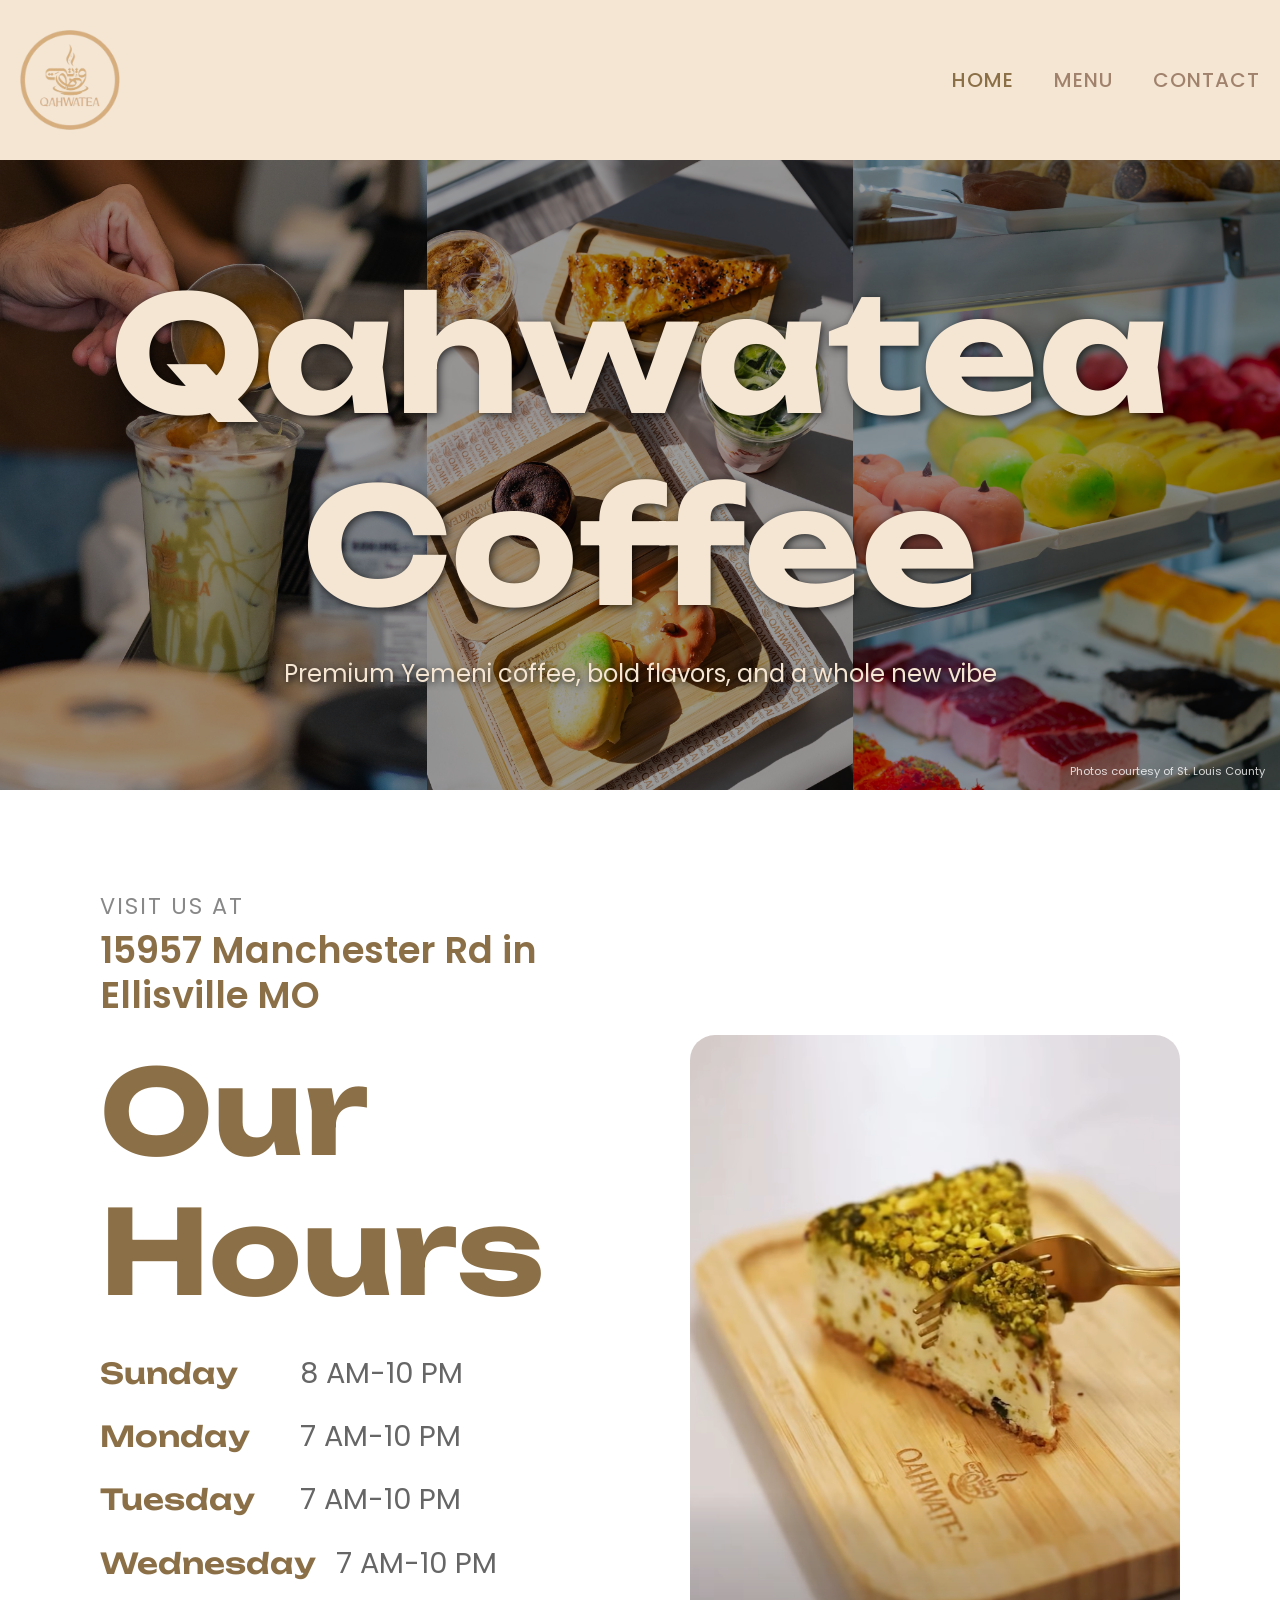
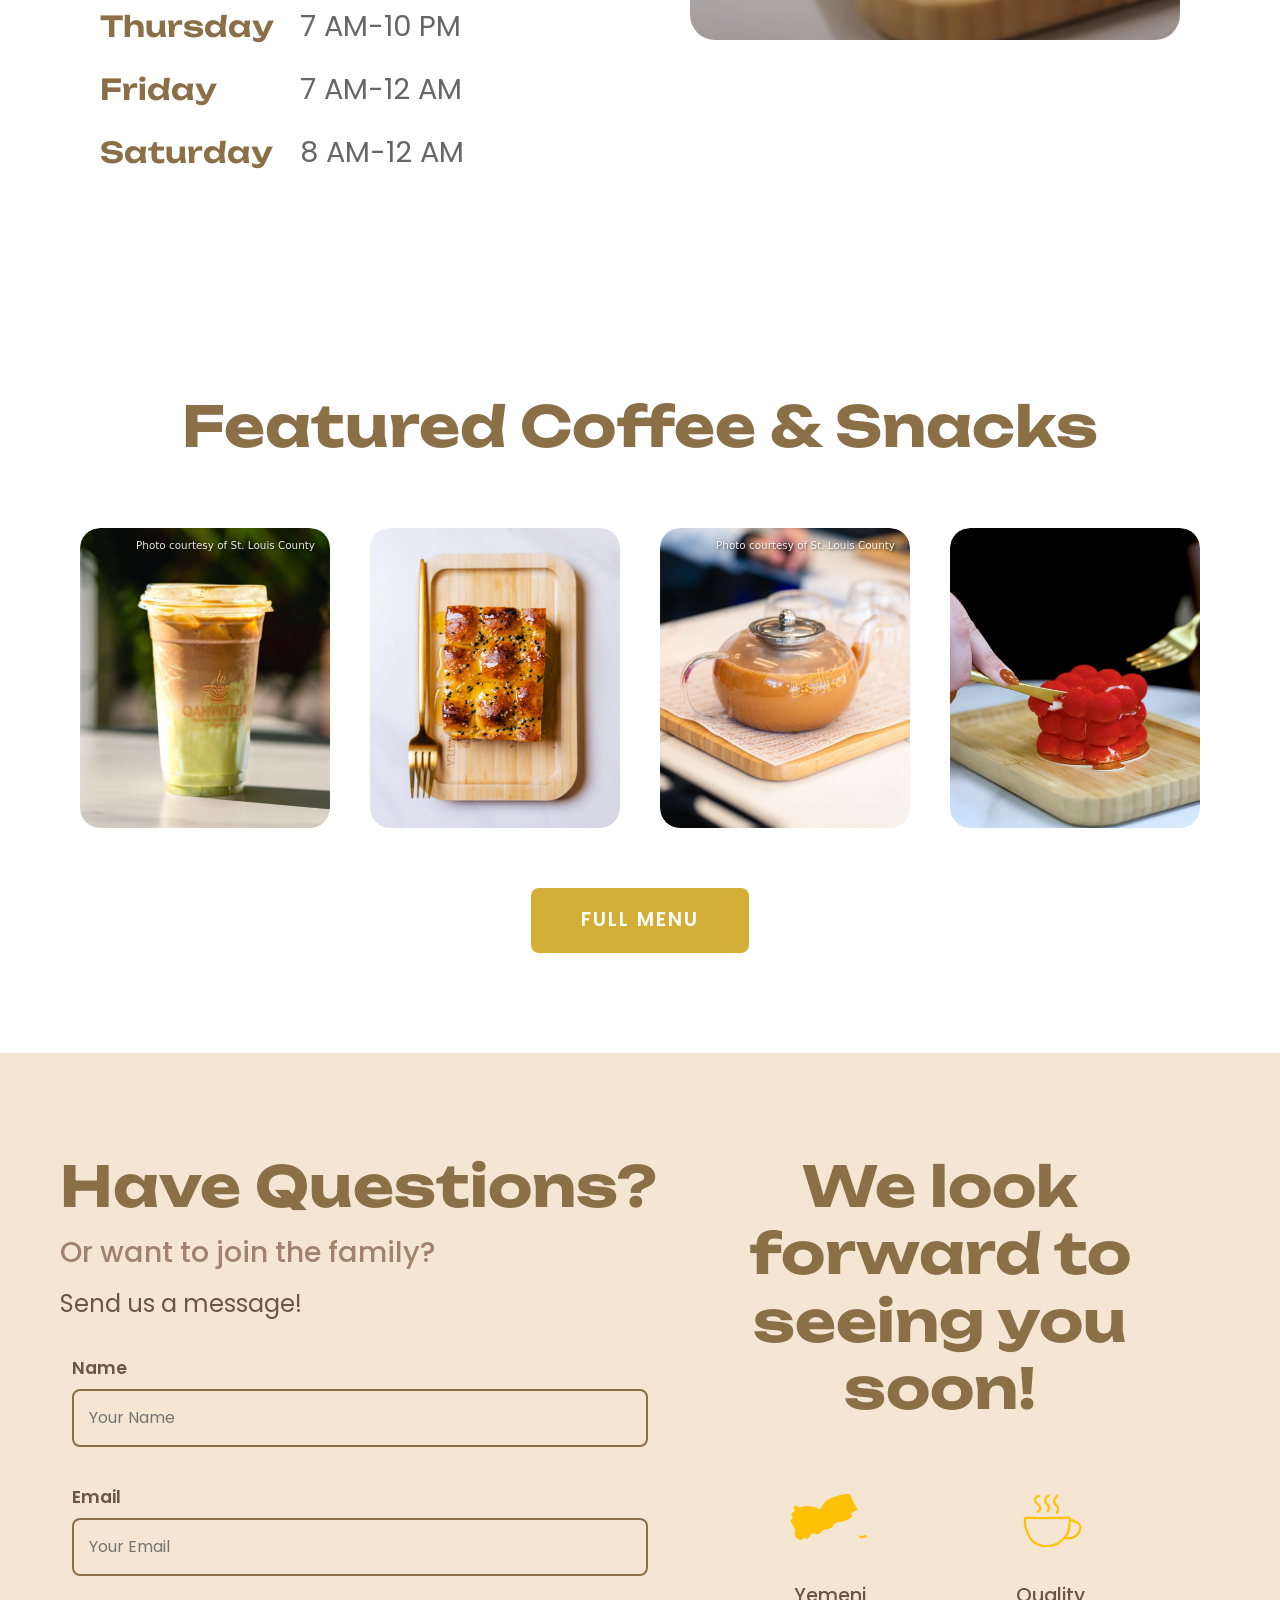
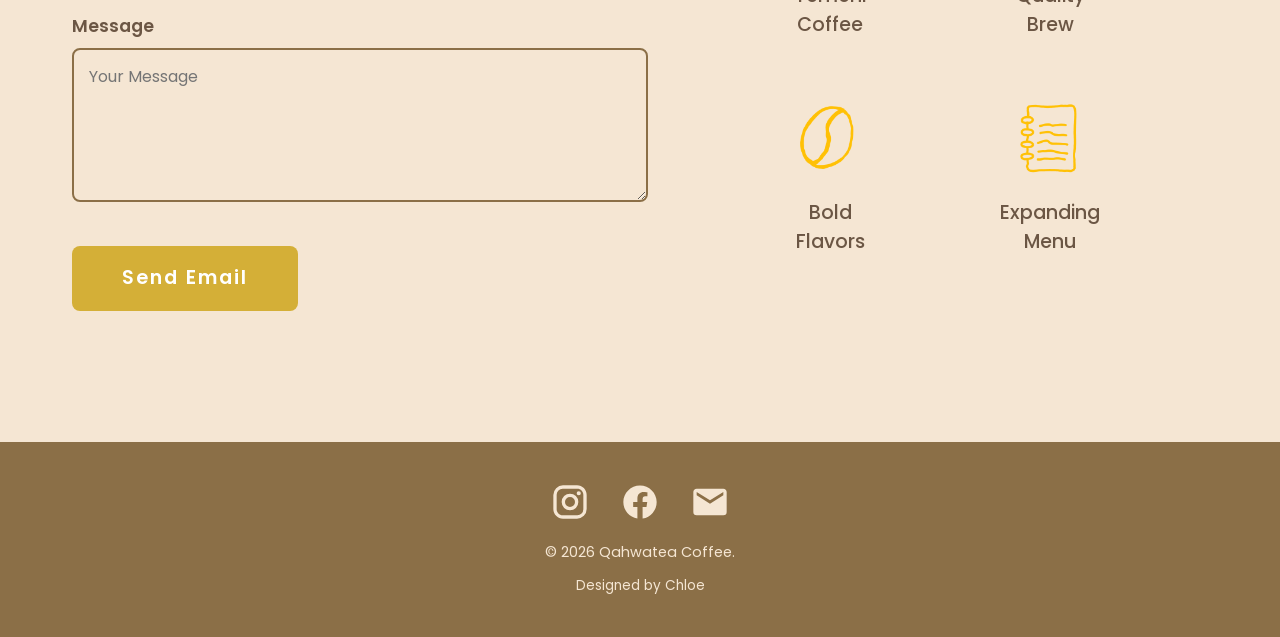
<file: docs/index.html>
<!DOCTYPE html>
<html lang="en">

<head>
    <meta charset="UTF-8">
    <meta name="viewport" content="width=device-width, initial-scale=1.0">
    <meta http-equiv="X-UA-Compatible" content="ie=edge">
    <title>Qahwatea Coffee</title>
    <meta name="description" content="qahwatea coffee website">
    <link href="https://cdn.jsdelivr.net/npm/bootstrap@5.3.8/dist/css/bootstrap.min.css" rel="stylesheet"
        integrity="sha384-sRIl4kxILFvY47J16cr9ZwB07vP4J8+LH7qKQnuqkuIAvNWLzeN8tE5YBujZqJLB" crossorigin="anonymous">
    <link rel="stylesheet" href="css/main.css">
    <link rel="icon" type="image/png" href="img/coffee-logo-image.png">
    <link rel="preconnect" href="https://fonts.googleapis.com">
    <link rel="preconnect" href="https://fonts.gstatic.com" crossorigin>
    <link
        href="https://fonts.googleapis.com/css2?family=Poppins:ital,wght@0,100;0,200;0,300;0,400;0,500;0,600;0,700;0,800;0,900;1,100;1,200;1,300;1,400;1,500;1,600;1,700;1,800;1,900&family=Unbounded:wght@200..900&display=swap"
        rel="stylesheet">
</head>

<body>
    <header>
        <div class="header-container">
            <div class="header-content">
                <!-- LOGO -->
                <div class="site-logo"><a href="https://chloeschm.github.io/qahwatea-coffee/" class="custom-logo-link"
                        rel="home" aria-current="page"><img src="img/coffee-logo-image.png" class="custom-logo"
                            alt="Qahwatea Coffee" decoding="async">
                    </a>
                </div>
                <!-- NAVIGATION MENU -->
                <nav class="navigation-content">
                    <ul class="main-navigation">
                        <li><a href="index.html" class="current">Home</a></li>
                        <li><a href="pages/menu.html">Menu</a></li>
                        <li><a href="pages/contact.html">Contact</a></li>
                    </ul>
                </nav>
            </div>
        </div>
    </header>

    <!-- NAME & IMAGE -->
    <section class="image-banner">
        <div class="banner-image">
            <img src="img/coffee-1.jpg" alt="Matcha">
        </div>
        <div class="banner-image">
            <img src="img/pastry-2.jpg" alt="Pastry & Coffee">
        </div>
        <div class="banner-image">
            <img src="img/pastry-1.jpg" alt="Pastries">
        </div>

        <div class="banner-overlay">
            <div class="banner-text">
                <h1>Qahwatea Coffee</h1>
                <p class="slogan">Premium Yemeni coffee, bold flavors, and a whole new vibe</p>
            </div>
            <p class="photo-credit">Photos courtesy of St. Louis County</p>
        </div>
    </section>

    <!-- HOURS -->
    <section class="hours-block">
        <div class="hours-content">
            <p class="visit-text">Visit us at</p>
            <p class="address">15957 Manchester Rd in Ellisville MO</p>
            <h2>Our Hours</h2>
            <ul class="hours-list">
                <li><span class="day">Sunday</span><span class="time">8 AM-10 PM</span></li>
                <li><span class="day">Monday</span><span class="time">7 AM-10 PM</span></li>
                <li><span class="day">Tuesday</span><span class="time">7 AM-10 PM</span></li>
                <li><span class="day">Wednesday</span><span class="time">7 AM-10 PM</span></li>
                <li><span class="day">Thursday</span><span class="time">7 AM-10 PM</span></li>
                <li><span class="day">Friday</span><span class="time">7 AM-12 AM</span></li>
                <li><span class="day">Saturday</span><span class="time">8 AM-12 AM</span></li>
            </ul>
        </div>
        <div class="hours-image">
            <img src="img/hours-image.png" alt="Qahwatea Coffee">
        </div>
    </section>

    <!-- FEATURED SECTION -->
    <section class="features-block">
        <section class="features-content">
            <p class="featured-text">Featured Coffee & Snacks</p>
            <div class="features-gallery">
                <div class="featured-item">
                    <img src="img/featured-coffee-1.jpg" alt="Featured Coffee 1">
                    <p class="feature-caption">Pistachio Latte</p>
                    <p class="photo-credit-feat">Photo courtesy of St. Louis County</p>
                </div>
                <div class="featured-item">
                    <img src="img/featured-snack-1.jpg" alt="Featured Snack 1">
                    <p class="feature-caption">Honeycomb Bread</p>
                </div>
                <div class="featured-item">
                    <img src="img/featured-coffee-2.jpg" alt="Featured Coffee 2">
                    <p class="feature-caption">Adeni Chai</p>
                    <p class="photo-credit-feat">Photo courtesy of St. Louis County</p>
                </div>
                <div class="featured-item">
                    <img src="img/featured-snack-2.png" alt="Featured Snack 2">
                    <p class="feature-caption">Fruit Mousse</p>
                </div>
            </div>
            <div class="menu-button">
                <button onclick="location.href='pages/menu.html'">FULL MENU</button>
            </div>
        </section>
    </section>

    <!-- CLOSER SECTION -->
    <section class="closer-block">
        <section class="question-form">
            <div class="contact-form">
                <h2 class="form-title">Have Questions?</h2>
                <h3 class="form-subtitle">Or want to join the family?</h3>
                <h4 class="invite-subtitle">Send us a message!</h4>
                    <div class="form-control">
                        <label for="name">Name</label>
                        <input type="text" id="name" placeholder="Your Name" required>
                    </div>
                    <div class="form-control">
                        <label for="email">Email</label>
                        <input type="email" id="email" placeholder="Your Email" required>
                    </div>
                    <div class="form-control">
                        <label for="message">Message</label>
                        <textarea id="message" placeholder="Your Message" rows="5" required></textarea>
                    </div>
                    <div class="form-control">
                        <button type="submit">Send Email</button>
                    </div>
                </form>

                <script>
                    document.getElementById('contactForm').addEventListener('submit', function (e) {
                        e.preventDefault();
                        const name = document.getElementById('name').value;
                        const email = document.getElementById('email').value;
                        const message = document.getElementById('message').value;
                        const body = `Name: ${name}
Email: ${email}
Message: ${message}`;
                        const gmailLink = `https://mail.google.com/mail/?view=cm&fs=1&to=qahwateacoffee@gmail.com&su=Contact Form&body=${encodeURIComponent(body)}`;
                        window.open(gmailLink, '_blank');
                    });
                </script>
            </div>
        </section>

        <section class="closer-content">
            <p class="sign-off">We look forward to seeing you soon!</p>
            <div class="info-icons">
                <div class="icon-item">
                    <img src="img/yemen-icon.png" alt="Yemen Icon">
                    <p>Yemeni <br> Coffee</p>
                </div>
                <div class="icon-item">
                    <img src="img/quality-icon.png" alt="Quality Icon">
                    <p>Quality <br> Brew</p>
                </div>
                <div class="icon-item">
                    <img src="img/bold-icon.png" alt="Bold Icon">
                    <p>Bold <br> Flavors</p>
                </div>
                <div class="icon-item">
                    <img src="img/menu-icon.png" alt="Menu Icon">
                    <p>Expanding <br> Menu</p>
                </div>
            </div>
        </section>
    </section>

    <!-- FOOTER -->
    <footer class="main-footer">
        <div class="footer-content">
            <div class="social-icons-wrapper">
                <div class="social-icons">
                    <a title="Instagram" target="_blank" href="https://www.instagram.com/qahwateacoffee/?hl=en"
                        class="icon-link">
                        <svg viewBox="0 0 24 24" class="icon">
                            <path
                                d="M7.8,2H16.2C19.4,2 22,4.6 22,7.8V16.2A5.8,5.8 0 0,1 16.2,22H7.8C4.6,22 2,19.4 2,16.2V7.8A5.8,5.8 0 0,1 7.8,2M7.6,4A3.6,3.6 0 0,0 4,7.6V16.4C4,18.39 5.61,20 7.6,20H16.4A3.6,3.6 0 0,0 20,16.4V7.6C20,5.61 18.39,4 16.4,4H7.6M17.25,5.5A1.25,1.25 0 0,1 18.5,6.75A1.25,1.25 0 0,1 17.25,8A1.25,1.25 0 0,1 16,6.75A1.25,1.25 0 0,1 17.25,5.5M12,7A5,5 0 0,1 17,12A5,5 0 0,1 12,17A5,5 0 0,1 7,12A5,5 0 0,1 12,7M12,9A3,3 0 0,0 9,12A3,3 0 0,0 12,15A3,3 0 0,0 15,12A3,3 0 0,0 12,9Z" />
                        </svg>
                    </a>

                    <a title="Facebook" target="_blank"
                        href="https://www.facebook.com/p/Qahwatea-Coffee-61575337266194/" class="icon-link">
                        <svg viewBox="0 0 24 24" class="icon">
                            <path
                                d="M12 2.04C6.5 2.04 2 6.53 2 12.06C2 17.06 5.66 21.21 10.44 21.96V14.96H7.9V12.06H10.44V9.85C10.44 7.34 11.93 5.96 14.22 5.96C15.31 5.96 16.45 6.15 16.45 6.15V8.62H15.19C13.95 8.62 13.56 9.39 13.56 10.18V12.06H16.34L15.89 14.96H13.56V21.96A10 10 0 0 0 22 12.06C22 6.53 17.5 2.04 12 2.04Z" />
                        </svg>
                    </a>

                    <a title="Email" target="_blank" href="mailto:qahwateacoffee@gmail.com" class="icon-link">
                        <svg viewBox="0 0 24 24" class="icon">
                            <path
                                d="M20,8L12,13L4,8V6L12,11L20,6M20,4H4C2.89,4 2,4.89 2,6V18A2,2 0 0,0 4,20H20A2,2 0 0,0 22,18V6C22,4.89 21.1,4 20,4Z" />
                        </svg>
                    </a>
                </div>
            </div>
            <p class="copyright">&copy; 2026 Qahwatea Coffee.</p>
            <a href="https://chloeschm.github.io/portfolio-website/" class="developer-link">Designed by Chloe</a>
        </div>
    </footer>
</body>
</file>
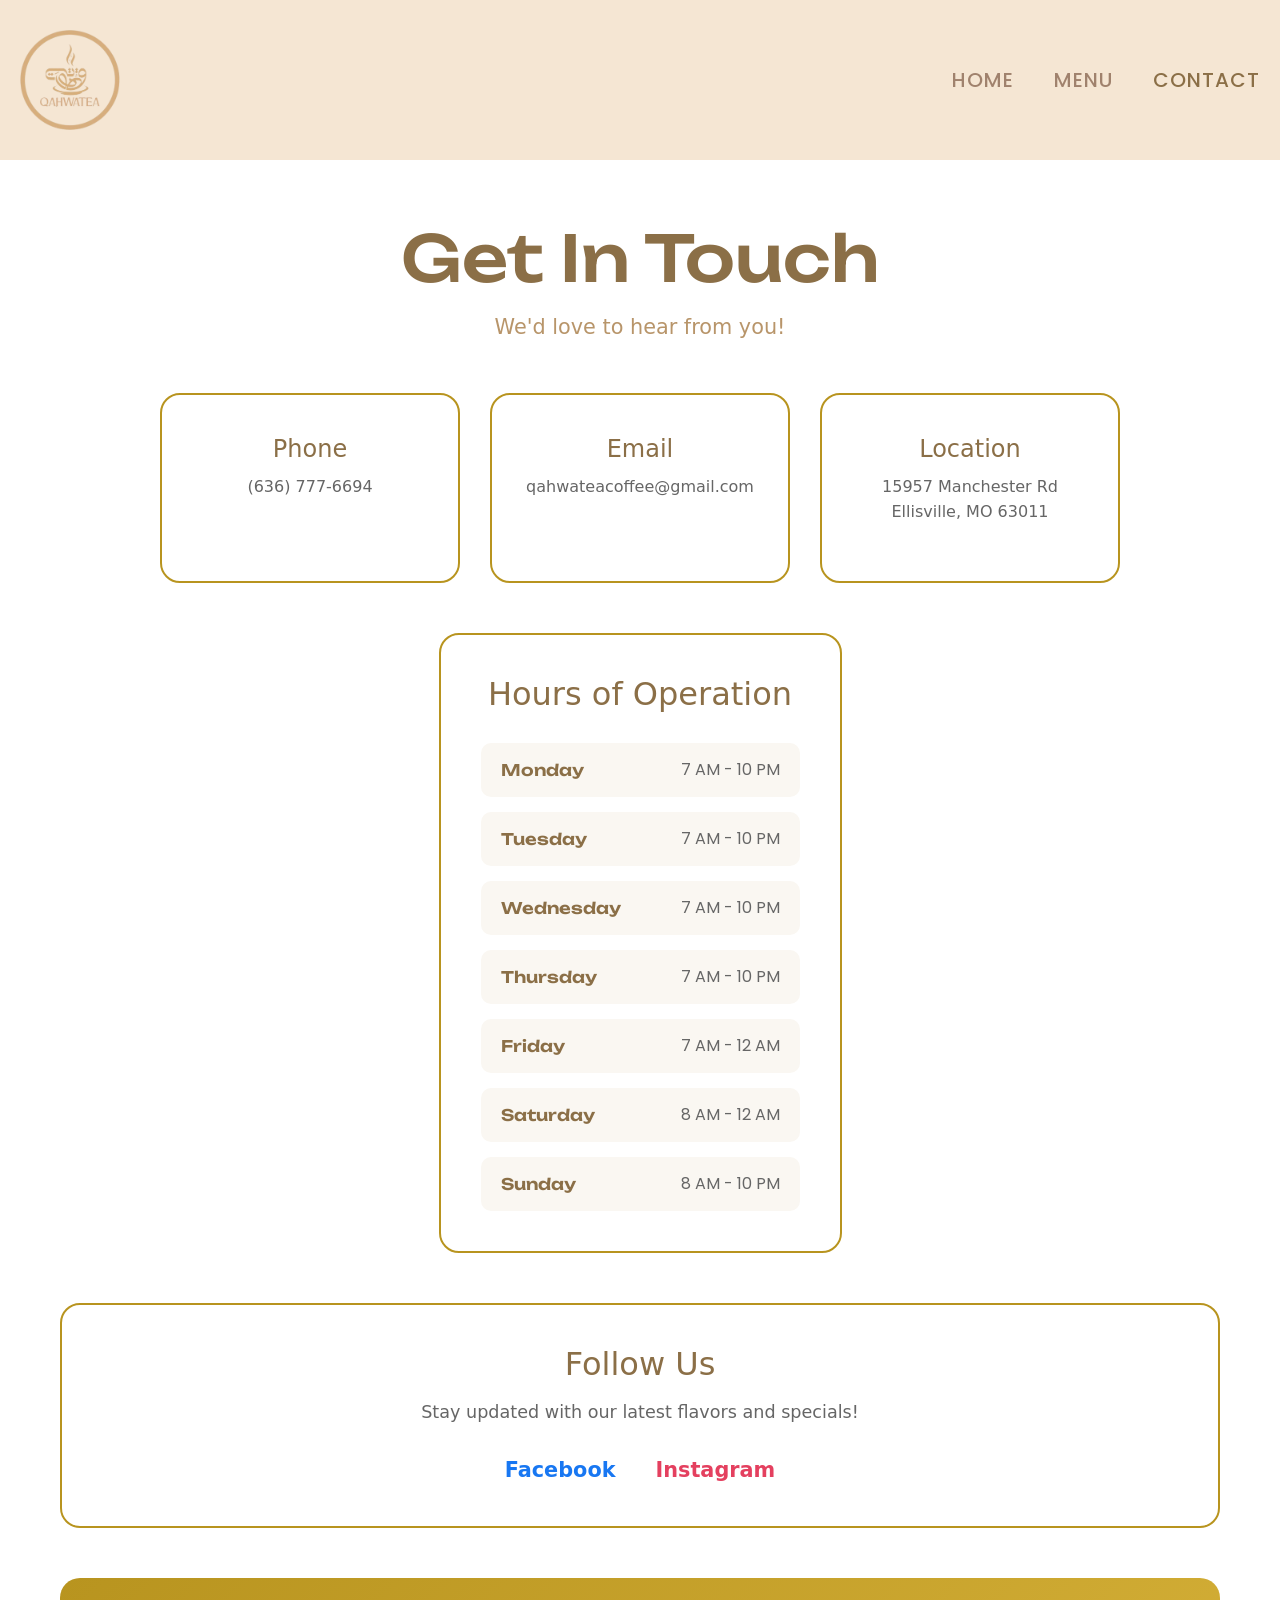
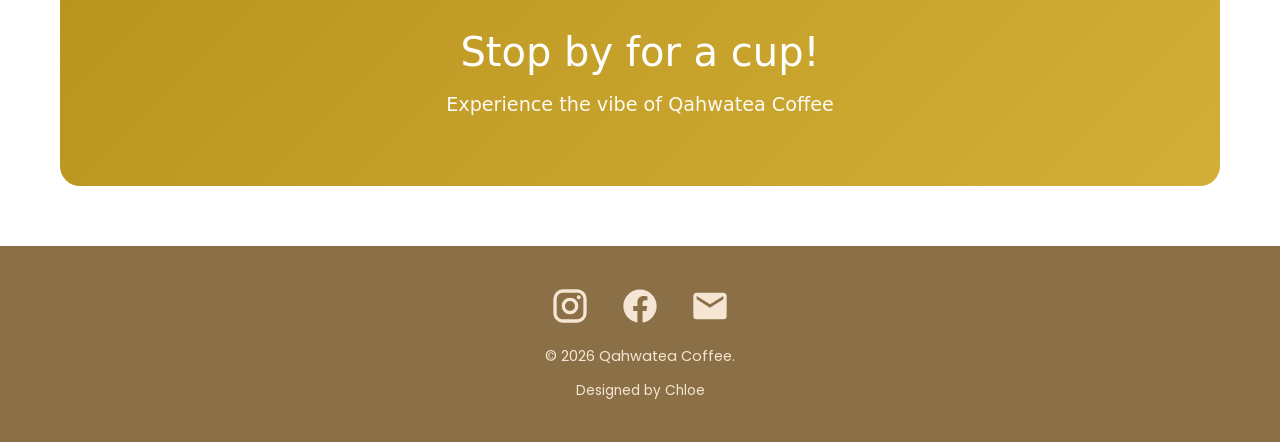
<file: docs/pages/contact.html>
<!DOCTYPE html>
<html lang="en">

<head>
    <meta charset="UTF-8">
    <meta name="viewport" content="width=device-width, initial-scale=1.0">
    <meta http-equiv="X-UA-Compatible" content="ie=edge">
    <title>Contact</title>
    <meta name="description" content="qahwatea coffee contact information">
    <link href="https://cdn.jsdelivr.net/npm/bootstrap@5.3.8/dist/css/bootstrap.min.css" rel="stylesheet"
        integrity="sha384-sRIl4kxILFvY47J16cr9ZwB07vP4J8+LH7qKQnuqkuIAvNWLzeN8tE5YBujZqJLB" crossorigin="anonymous">
    <link rel="stylesheet" href="../css/main.css">
    <link rel="icon" type="image/png" href="../img/coffee-logo-image.png">
    <link rel="preconnect" href="https://fonts.googleapis.com">
    <link rel="preconnect" href="https://fonts.gstatic.com" crossorigin>
    <link
        href="https://fonts.googleapis.com/css2?family=Poppins:ital,wght@0,100;0,200;0,300;0,400;0,500;0,600;0,700;0,800;0,900;1,100;1,200;1,300;1,400;1,500;1,600;1,700;1,800;1,900&family=Unbounded:wght@200..900&display=swap"
        rel="stylesheet">
</head>

<body>
    <header>
        <div class="header-container">
            <div class="header-content">
                <!-- LOGO -->
                <div class="site-logo"><a href="https://chloeschm.github.io/qahwatea-coffee/" class="custom-logo-link"
                        rel="home" aria-current="page"><img src="../img/coffee-logo-image.png" class="custom-logo"
                            alt="Qahwatea Coffee" decoding="async">
                    </a>
                </div>
                <!-- NAVIGATION MENU -->
                <nav class="navigation-content">
                    <ul class="main-navigation">
                        <li><a href="../index.html">Home</a></li>
                        <li><a href="menu.html">Menu</a></li>
                        <li><a href="contact.html" class="current">Contact</a></li>
                    </ul>
                </nav>
            </div>
        </div>
    </header>

    <section class="contact-section">
        <h1 class="contact-title">Get In Touch</h1>
        <p class="contact-subtitle">We'd love to hear from you!</p>

        <div class="contact-container">
            <div class="contact-cards">
                <div class="contact-card">
                    <h3>Phone</h3>
                    <p>(636) 777-6694</p>
                </div>

                <div class="contact-card">
                    <h3>Email</h3>
                    <p>qahwateacoffee@gmail.com</p>
                </div>

                <div class="contact-card">
                    <h3>Location</h3>
                    <p>15957 Manchester Rd<br>Ellisville, MO 63011</p>
                </div>
            </div>

            <div class="hours-section">
                <h2>Hours of Operation</h2>
                <div class="hours-grid">
                    <div class="hours-row">
                        <span class="day">Monday</span>
                        <span class="time">7 AM - 10 PM</span>
                    </div>
                    <div class="hours-row">
                        <span class="day">Tuesday</span>
                        <span class="time">7 AM - 10 PM</span>
                    </div>
                    <div class="hours-row">
                        <span class="day">Wednesday</span>
                        <span class="time">7 AM - 10 PM</span>
                    </div>
                    <div class="hours-row">
                        <span class="day">Thursday</span>
                        <span class="time">7 AM - 10 PM</span>
                    </div>
                    <div class="hours-row">
                        <span class="day">Friday</span>
                        <span class="time">7 AM - 12 AM</span>
                    </div>
                    <div class="hours-row">
                        <span class="day">Saturday</span>
                        <span class="time">8 AM - 12 AM</span>
                    </div>
                    <div class="hours-row">
                        <span class="day">Sunday</span>
                        <span class="time">8 AM - 10 PM</span>
                    </div>
                </div>
            </div>

            <div class="social-section">
                <h2>Follow Us</h2>
                <p>Stay updated with our latest flavors and specials!</p>
                <div class="social-links">
                    <a href="https://www.facebook.com/p/Qahwatea-Coffee-61575337266194/" class="social-link facebook"
                        target="_blank">
                        Facebook
                        <span class="underline"></span>
                    </a>
                    <a href="https://www.instagram.com/qahwateacoffee/?hl=en" class="social-link instagram"
                        target="_blank">
                        Instagram
                        <span class="underline"></span>
                    </a>
                </div>
            </div>

            <div class="cta-section">
                <h2>Stop by for a cup!</h2>
                <p>Experience the vibe of Qahwatea Coffee</p>
            </div>
        </div>
    </section>

       <!-- FOOTER -->
    <footer class="main-footer">
        <div class="footer-content">
            <div class="social-icons-wrapper">
                <div class="social-icons">
                    <a title="Instagram" target="_blank" href="https://www.instagram.com/qahwateacoffee/?hl=en"
                        class="icon-link">
                        <svg viewBox="0 0 24 24" class="icon">
                            <path
                                d="M7.8,2H16.2C19.4,2 22,4.6 22,7.8V16.2A5.8,5.8 0 0,1 16.2,22H7.8C4.6,22 2,19.4 2,16.2V7.8A5.8,5.8 0 0,1 7.8,2M7.6,4A3.6,3.6 0 0,0 4,7.6V16.4C4,18.39 5.61,20 7.6,20H16.4A3.6,3.6 0 0,0 20,16.4V7.6C20,5.61 18.39,4 16.4,4H7.6M17.25,5.5A1.25,1.25 0 0,1 18.5,6.75A1.25,1.25 0 0,1 17.25,8A1.25,1.25 0 0,1 16,6.75A1.25,1.25 0 0,1 17.25,5.5M12,7A5,5 0 0,1 17,12A5,5 0 0,1 12,17A5,5 0 0,1 7,12A5,5 0 0,1 12,7M12,9A3,3 0 0,0 9,12A3,3 0 0,0 12,15A3,3 0 0,0 15,12A3,3 0 0,0 12,9Z" />
                        </svg>
                    </a>

                    <a title="Facebook" target="_blank"
                        href="https://www.facebook.com/p/Qahwatea-Coffee-61575337266194/" class="icon-link">
                        <svg viewBox="0 0 24 24" class="icon">
                            <path
                                d="M12 2.04C6.5 2.04 2 6.53 2 12.06C2 17.06 5.66 21.21 10.44 21.96V14.96H7.9V12.06H10.44V9.85C10.44 7.34 11.93 5.96 14.22 5.96C15.31 5.96 16.45 6.15 16.45 6.15V8.62H15.19C13.95 8.62 13.56 9.39 13.56 10.18V12.06H16.34L15.89 14.96H13.56V21.96A10 10 0 0 0 22 12.06C22 6.53 17.5 2.04 12 2.04Z" />
                        </svg>
                    </a>

                    <a title="Email" target="_blank" href="mailto:qahwateacoffee@gmail.com" class="icon-link">
                        <svg viewBox="0 0 24 24" class="icon">
                            <path
                                d="M20,8L12,13L4,8V6L12,11L20,6M20,4H4C2.89,4 2,4.89 2,6V18A2,2 0 0,0 4,20H20A2,2 0 0,0 22,18V6C22,4.89 21.1,4 20,4Z" />
                        </svg>
                    </a>
                </div>
            </div>
            <p class="copyright">&copy; 2026 Qahwatea Coffee.</p>
            <a href="https://chloeschm.github.io/portfolio-website/" class="developer-link">Designed by Chloe</a>
        </div>
    </footer>
</body>

</html>
</file>
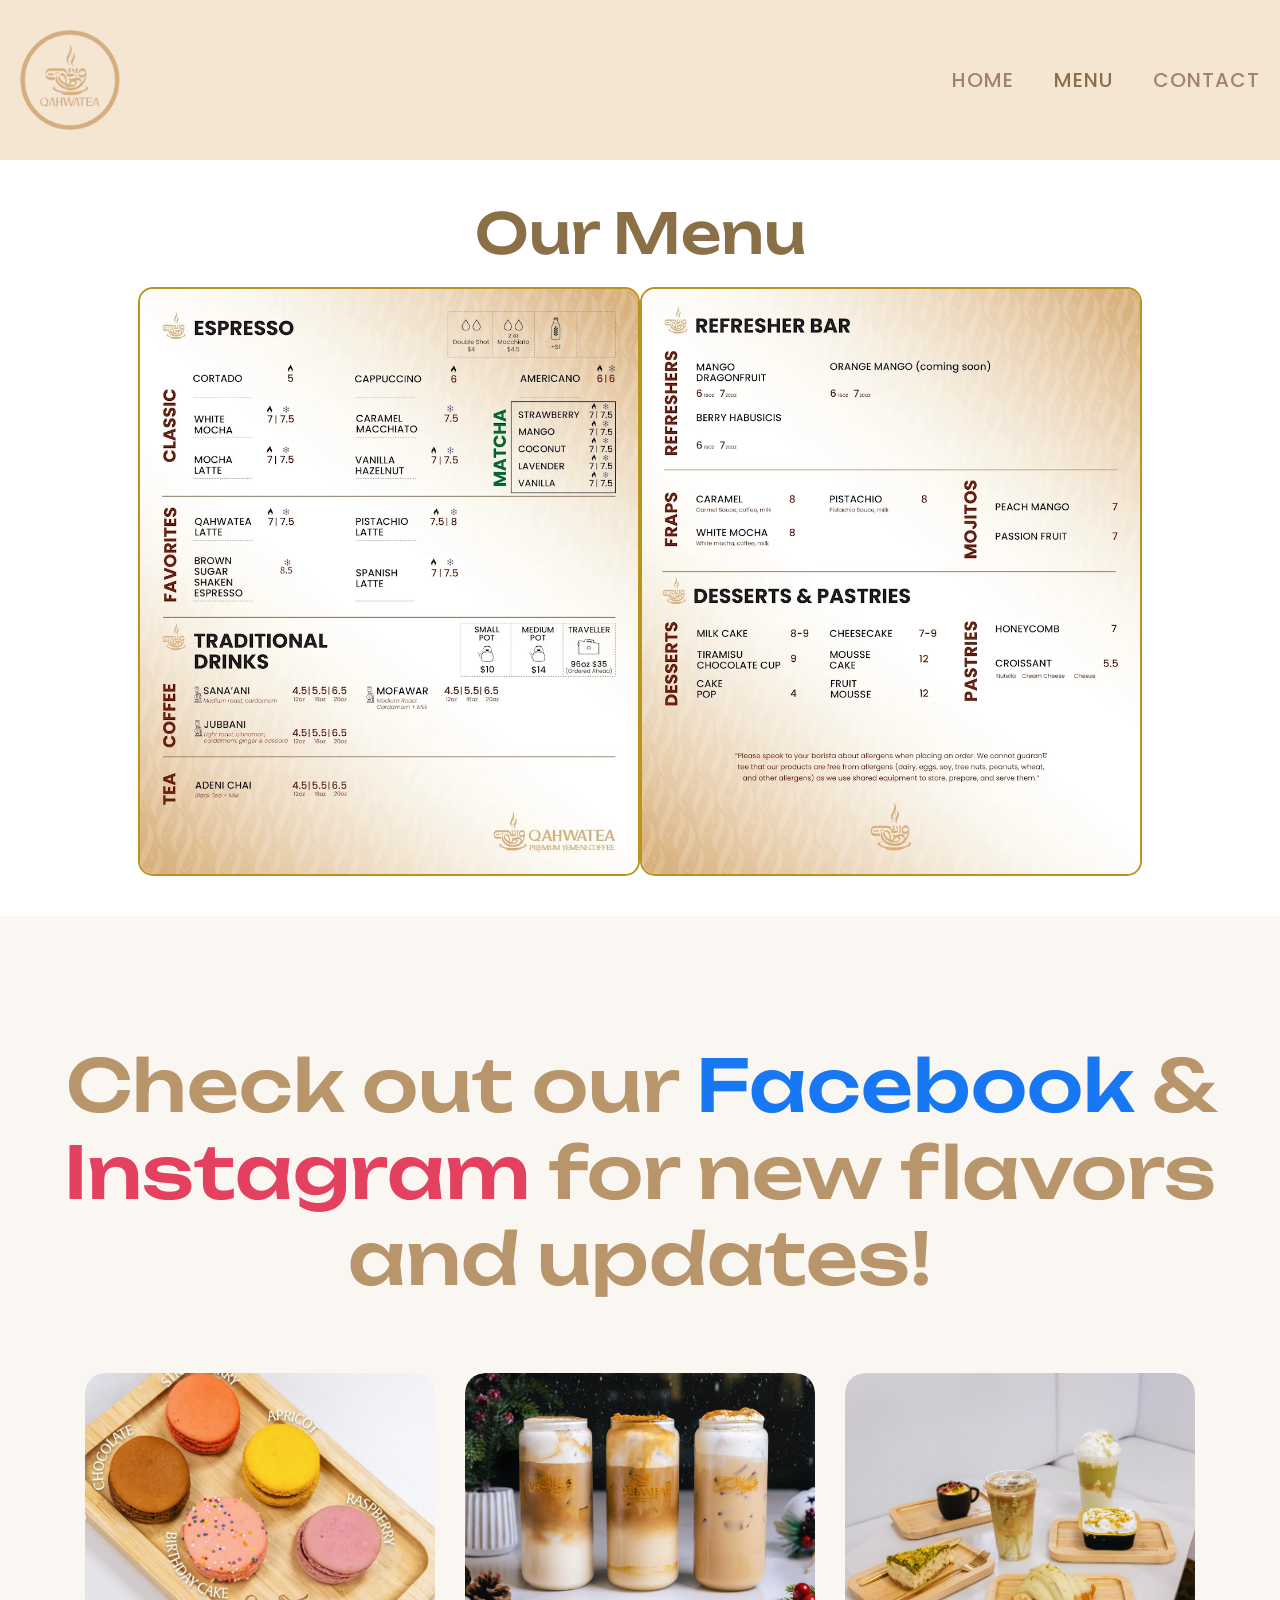
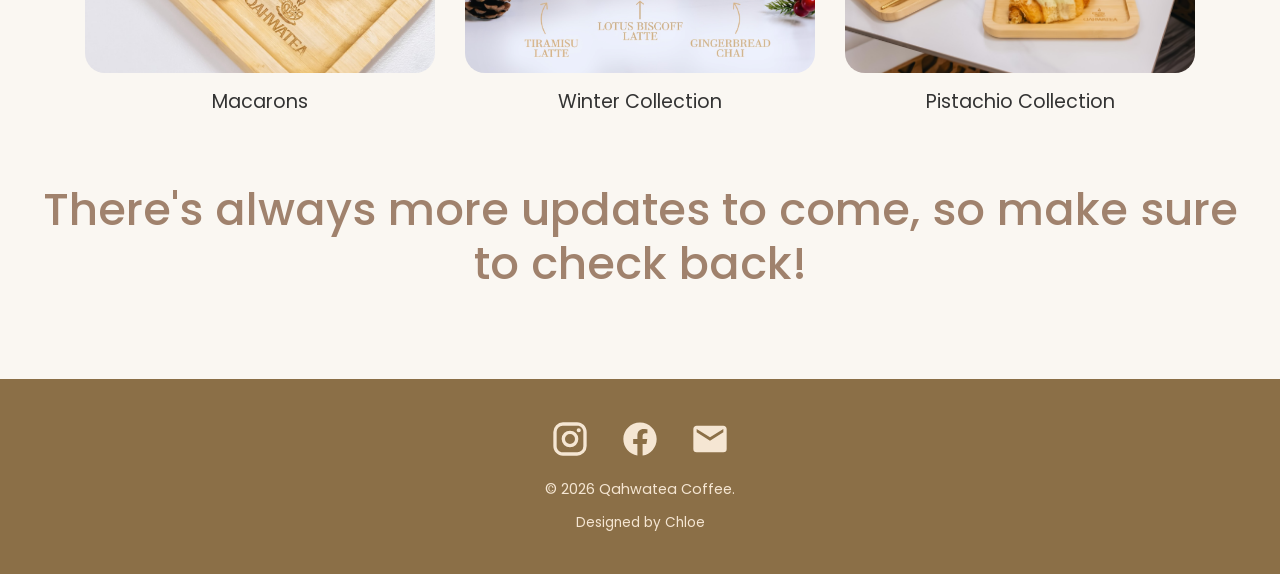
<file: docs/pages/menu.html>
<!DOCTYPE html>
<html lang="en">

<head>
    <meta charset="UTF-8">
    <meta name="viewport" content="width=device-width, initial-scale=1.0">
    <meta http-equiv="X-UA-Compatible" content="ie=edge">
    <title>Menu</title>
    <meta name="description" content="qahwatea coffee menu">
    <link href="https://cdn.jsdelivr.net/npm/bootstrap@5.3.8/dist/css/bootstrap.min.css" rel="stylesheet"
        integrity="sha384-sRIl4kxILFvY47J16cr9ZwB07vP4J8+LH7qKQnuqkuIAvNWLzeN8tE5YBujZqJLB" crossorigin="anonymous">
    <link rel="stylesheet" href="../css/main.css">
    <link rel="icon" type="image/png" href="../img/coffee-logo-image.png">
    <link rel="preconnect" href="https://fonts.googleapis.com">
    <link rel="preconnect" href="https://fonts.gstatic.com" crossorigin>
    <link
        href="https://fonts.googleapis.com/css2?family=Poppins:ital,wght@0,100;0,200;0,300;0,400;0,500;0,600;0,700;0,800;0,900;1,100;1,200;1,300;1,400;1,500;1,600;1,700;1,800;1,900&family=Unbounded:wght@200..900&display=swap"
        rel="stylesheet">
</head>

<body>
    <header>
        <div class="header-container">
            <div class="header-content">
                <!-- LOGO -->
                <div class="site-logo"><a href="https://chloeschm.github.io/qahwatea-coffee/" class="custom-logo-link"
                        rel="home" aria-current="page"><img src="../img/coffee-logo-image.png" class="custom-logo"
                            alt="Qahwatea Coffee" decoding="async">
                    </a>
                </div>
                <!-- NAVIGATION MENU -->
                <nav class="navigation-content">
                    <ul class="main-navigation">
                        <li><a href="../index.html">Home</a></li>
                        <li><a href="menu.html" class="current">Menu</a></li>
                        <li><a href="contact.html">Contact</a></li>
                    </ul>
                </nav>
            </div>
        </div>
    </header>

    <!-- MAIN MENU -->
    <section class="main-menu">
        <h1 class="menu-title">Our Menu</h1>
        <div class="reg-menu">
            <img src="../img/menu-1.webp" alt="Menu Image 1" class="menu-image">
            <img src="../img/menu-2.webp" alt="Menu Image 2" class="menu-image">
        </div>
    </section>

    <!-- POSTS SECTION -->
    <section class="social-posts">
        <h2 class="check-out"><br>Check out our
            <a href="https://www.facebook.com/p/Qahwatea-Coffee-61575337266194/" class="neon-link" target="_blank"
                style="color: #1877F2;">
                Facebook
                <span class="underline"></span>
            </a>
            &
            <a href="https://www.instagram.com/qahwateacoffee/?hl=en" class="neon-link" target="_blank"
                style="color: #E4405F;">
                Instagram
                <span class="underline"></span>
            </a>
            for new flavors and updates!
        </h2>
        <br>
        <div class="posts-gallery">
            <div class="post-item">
                <img src="../img/post-3.png" alt="Post 3">
                <p class="post-caption">Macarons</p>
            </div>

            <div class="post-item">
                <img src="../img/post-2.png" alt="Post 2">
                <p class="post-caption">Winter Collection</p>
            </div>

            <div class="post-item">
                <img src="../img/post-1.jpg" alt="Post 1">
                <p class="post-caption">Pistachio Collection</p>
            </div>

            <h2 class="check-up">There's always more updates to come, so make sure to check back!</h2>

        </div>
    </section>

    <!-- FOOTER -->
    <footer class="main-footer">
        <div class="footer-content">
            <div class="social-icons-wrapper">
                <div class="social-icons">
                    <a title="Instagram" target="_blank" href="https://www.instagram.com/qahwateacoffee/?hl=en"
                        class="icon-link">
                        <svg viewBox="0 0 24 24" class="icon">
                            <path
                                d="M7.8,2H16.2C19.4,2 22,4.6 22,7.8V16.2A5.8,5.8 0 0,1 16.2,22H7.8C4.6,22 2,19.4 2,16.2V7.8A5.8,5.8 0 0,1 7.8,2M7.6,4A3.6,3.6 0 0,0 4,7.6V16.4C4,18.39 5.61,20 7.6,20H16.4A3.6,3.6 0 0,0 20,16.4V7.6C20,5.61 18.39,4 16.4,4H7.6M17.25,5.5A1.25,1.25 0 0,1 18.5,6.75A1.25,1.25 0 0,1 17.25,8A1.25,1.25 0 0,1 16,6.75A1.25,1.25 0 0,1 17.25,5.5M12,7A5,5 0 0,1 17,12A5,5 0 0,1 12,17A5,5 0 0,1 7,12A5,5 0 0,1 12,7M12,9A3,3 0 0,0 9,12A3,3 0 0,0 12,15A3,3 0 0,0 15,12A3,3 0 0,0 12,9Z" />
                        </svg>
                    </a>

                    <a title="Facebook" target="_blank"
                        href="https://www.facebook.com/p/Qahwatea-Coffee-61575337266194/" class="icon-link">
                        <svg viewBox="0 0 24 24" class="icon">
                            <path
                                d="M12 2.04C6.5 2.04 2 6.53 2 12.06C2 17.06 5.66 21.21 10.44 21.96V14.96H7.9V12.06H10.44V9.85C10.44 7.34 11.93 5.96 14.22 5.96C15.31 5.96 16.45 6.15 16.45 6.15V8.62H15.19C13.95 8.62 13.56 9.39 13.56 10.18V12.06H16.34L15.89 14.96H13.56V21.96A10 10 0 0 0 22 12.06C22 6.53 17.5 2.04 12 2.04Z" />
                        </svg>
                    </a>

                    <a title="Email" target="_blank" href="mailto:qahwateacoffee@gmail.com" class="icon-link">
                        <svg viewBox="0 0 24 24" class="icon">
                            <path
                                d="M20,8L12,13L4,8V6L12,11L20,6M20,4H4C2.89,4 2,4.89 2,6V18A2,2 0 0,0 4,20H20A2,2 0 0,0 22,18V6C22,4.89 21.1,4 20,4Z" />
                        </svg>
                    </a>
                </div>
            </div>
            <p class="copyright">&copy; 2026 Qahwatea Coffee.</p>
            <a href="https://chloeschm.github.io/portfolio-website/" class="developer-link">Designed by Chloe</a>
        </div>
    </footer>
</body>
</html>
</file>
<file: docs/css/main.css>
.header-container {
    background-color: #F5E6D3;
}

/* LOGO STYLES */
.header-content {
    display: flex;
    justify-content: space-between;
    align-items: center;
    padding: 30px 0;
}

.site-logo {
    margin-left: 20px; 
}

.site-logo img {
    width: 100px;
    height: auto;
}


/* NAV BAR STYLES */
.navigation-content {
    margin-right: 20px;
}

.main-navigation {
    display: flex;
    list-style: none;
    gap: 40px; 
    margin: 0;
    padding: 0;
}

.main-navigation a {
    text-decoration: none;
    color: #A0826D; 
    font-weight: 500;
    font-size: 20px;
    font-family: 'Poppins', sans-serif;
    text-transform: uppercase;
    letter-spacing: 1px;
}

.main-navigation a:hover,
.main-navigation a.current {
    color: #8B6F47; 
}

/* TITLE BANNER STYLES */
.image-banner {
    display: flex;
    width: 100%;
    gap: 0; 
    max-height: 70vh;
}

.banner-image {
    flex: 1; 
    overflow: hidden;
}

.banner-image img {
    width: 100%;
    height: 100%;
    object-fit: cover;
    display: block;
}

.image-banner {
    display: flex;
    width: 100%;
    gap: 0;
    max-height: 70vh;
    position: relative;
}

.banner-image {
    flex: 1;
    overflow: hidden;
}

.banner-image img {
    width: 100%;
    height: 100%;
    object-fit: cover;
    display: block;
}

.banner-overlay {
    position: absolute;
    top: 0;
    left: 0;
    width: 100%;
    height: 100%;
    background: rgba(0, 0, 0, 0.4);
    display: flex;
    flex-direction: column;
    justify-content: center;
    align-items: center;
}

.banner-text {
    text-align: center;
    color: #F5E6D3;
}

.banner-text h1 {
    font-size: 10rem;
    font-weight: 700;
    margin: 0;
    margin-bottom: 15px;
    text-shadow: 2px 2px 8px rgba(0, 0, 0, 0.7); 
    font-family: 'Unbounded', sans-serif, cursive;
}

.banner-text .slogan {
    font-size: 1.5rem;
    font-family: 'Poppins', sans-serif;
    font-weight: 400;
    margin: 0;
    text-shadow: 2px 2px 6px rgba(0, 0, 0, 0.7);
}

.photo-credit {
    position: absolute;
    bottom: 10px;
    right: 15px;
    font-size: 0.7rem; 
    color: white;
    margin: 0;
    opacity: 0.8;
    font-family: 'Poppins', sans-serif;
}


/* HOURS SECTION STYLES */
.hours-block {
    display: flex;
    gap: 100px;
    padding: 100px 60px 100px 100px; 
    align-items: center;
    background-color: white;
}

.hours-content {
    flex: 1;
    display: flex;
    flex-direction: column;
}

.visit-text {
    font-size: 1.4rem;
    font-family: 'Poppins', sans-serif;
    color: #888;
    margin: 0 0 5px 0;
    font-weight: 400;
    text-transform: uppercase;
    letter-spacing: 2px;
}

.address {
    font-size: 2.3rem;
    font-family: 'Poppins', sans-serif;
    color: #8B6F47;
    margin: 0 0 25px 0;
    font-weight: 600;
    line-height: 1.2;
}

.hours-content h2 {
    font-size: 7.3rem;
    margin-bottom: 20px;
    color: #8B6F47;
    font-weight: 700;
    font-family: 'Unbounded', sans-serif, cursive;
}

.hours-list {
    list-style: none;
    padding: 0;
    margin: 0;
}

.hours-list li {
    display: flex;
    justify-content: flex-start;
    gap: 20px;
    padding: 10px 0;
    font-size: 1.8rem;
    font-family: 'Unbounded', sans-serif, cursive;
}

.day {
    font-weight: 600;
    color: #8B6F47;
    min-width: 180px;
    font-family: 'Unbounded', sans-serif, cursive;
}

.time {
    color: #999;
    font-weight: 400;
    font-family: 'Poppins', sans-serif;
}

.hours-image {
    flex: 1;
    margin-right: 40px; 
    overflow: hidden;
    max-width: 650px;
}

.hours-image img {
    width: 100%;
    height: auto;
    object-fit: cover;
    display: block;
    border-radius: 25px;
}

/* FEATURED STYLES */
.features-block {
    padding: 100px 80px;
    background-color: #fff;
}

.features-content {
    max-width: 1200px;
    margin: 0 auto;
    text-align: center;
}

.featured-text {
    font-size: 3.5rem;
    color: #8B6F47;
    font-weight: 700;
    margin-bottom: 60px;
    font-family: 'Unbounded', sans-serif;
}

.features-gallery {
    display: grid;
    grid-template-columns: repeat(4, 1fr); 
    gap: 40px;
    margin-bottom: 60px;
}

.featured-item {
    position: relative;
    overflow: hidden;
    border-radius: 20px;
    transition: all 0.3s ease;
}

.featured-item:hover {
    outline: 3px solid #D4AF37; 
    transform: translateY(-5px);
}

.featured-item img {
    width: 100%;
    height: 300px;
    object-fit: cover;
    display: block;
    border-radius: 20px;
}

.feature-caption {
    position: absolute;
    bottom: 0;
    left: 0;
    right: 0;
    background-color: rgba(0, 0, 0, 0.8);
    color: white;
    padding: 15px;
    font-size: 1.2rem;
    font-weight: 600;
    margin: 0;
    transform: translateY(100%); 
    transition: transform 0.3s ease;
    font-family: 'Poppins', sans-serif;
}

.featured-item:hover .feature-caption {
    transform: translateY(0); 
}

.photo-credit-feat {
    position: absolute;
    top: 10px;
    right: 15px;
    font-size: 0.65rem;
    color: white;
    margin: 0;
    opacity: 0.9;
    text-shadow: 1px 1px 3px rgba(0, 0, 0, 0.8);
    z-index: 10;
}

.menu-button {
    margin-top: 40px;
}

.menu-button button {
    background-color: #D4AF37; 
    color: white;
    border: none;
    padding: 18px 50px;
    font-size: 1.2rem;
    font-weight: 600;
    border-radius: 8px;
    cursor: pointer;
    letter-spacing: 2px;
    transition: background-color 0.3s ease;
    font-family: 'Poppins', sans-serif;
}

.menu-button button:hover {
    background-color: #B8941F; 
}

/* CLOSER BLOCK */
.closer-block {
    display: flex;
    justify-content: space-between; 
    padding: 100px 60px;
    background-color: #F5E6D3;
}

/* CONTACT FORM STYLES */
.question-form {
    flex: 1; 
    display: flex;
    justify-content: flex-start;
}

.contact-form {
    width: 600px;
}

.form-title {
    font-size: 3.5rem;
    color: #8B6F47;
    font-weight: 700;
    margin-bottom: 15px;
    font-family: 'Unbounded', sans-serif;
    line-height: 1.2;
}

.form-subtitle {
    font-size: 1.8rem;
    color: #A0826D;
    font-weight: 500;
    margin-bottom: 20px;
    font-family: 'Poppins', sans-serif;
}

.invite-subtitle {
    font-size: 1.5rem;
    color: #6B5644;
    font-weight: 400;
    margin-bottom: 30px;
    font-family: 'Poppins', sans-serif;
}

.form-control {
    margin-bottom: 25px;
    background-color: transparent;
    border: none;
}

.form-control label {
    display: block;
    font-size: 1.1rem;
    color: #6B5644;
    font-weight: 600;
    margin-bottom: 8px;
    font-family: 'Poppins', sans-serif;
    background-color: transparent;
}

.form-control input,
.form-control textarea {
    width: 100%;
    padding: 15px;
    font-size: 1rem;
    border: 2px solid #8B6F47;
    border-radius: 8px;
    font-family: 'Poppins', sans-serif;
    transition: border-color 0.3s ease;
    background-color: transparent;
}

.form-control input:focus,
.form-control textarea:focus {
    outline: none;
    border-color: #D4AF37;
}

.form-control textarea {
    resize: vertical;
}

.form-control button {
    background-color: #D4AF37;
    color: white;
    border: none;
    padding: 18px 50px;
    font-size: 1.2rem;
    font-weight: 600;
    border-radius: 8px;
    cursor: pointer;
    letter-spacing: 2px;
    transition: background-color 0.3s ease;
    font-family: 'Poppins', sans-serif;
}

.form-control button:hover {
    background-color: #B8941F;
}

/* CLOSER CONTENT */
.closer-content {
    flex: 1;
    display: flex;
    flex-direction: column;
    justify-content: flex-start;
    align-items: center;
    text-align: center;
}

.sign-off {
    font-size: 3.5rem;
    color: #8B6F47;
    font-weight: 700;
    margin-bottom: 60px;
    font-family: 'Unbounded', sans-serif;
    line-height: 1.2;
    max-width: 650px;
}

.info-icons {
    display: grid;
    grid-template-columns: repeat(2, 1fr);
    row-gap: 60px;
    column-gap: 120px; 
}

.icon-item {
    display: flex;
    flex-direction: column;
    align-items: center;
    text-align: center;
}

.icon-item img {
    width: 80px;
    height: 80px;
    margin-bottom: 20px;
    object-fit: contain;
}

.icon-item p {
    font-size: 1.2rem;
    color: #6B5644;
    font-weight: 500;
    margin: 0;
    font-family: 'Poppins', sans-serif;
    line-height: 1.5;
}

/* FOOTER STYLES */
.main-footer {
    background-color: #8B6F47; 
    padding: 40px 60px;
}

.footer-content {
    max-width: 1200px;
    margin: 0 auto;
    text-align: center;
}

.social-icons {
    display: flex;
    justify-content: center;
    gap: 30px;
    margin-bottom: 20px;
}

.icon-link {
    display: block;
    width: 40px;
    height: 40px;
    transition: transform 0.3s ease;
}

.icon-link:hover {
    transform: scale(1.1);
}

.icon {
    width: 100%;
    height: 100%;
    fill: #F5E6D3; 
}

.icon-link:hover .icon {
    fill: #D4AF37;
}

.copyright {
    color: #F5E6D3;
    font-size: 0.9rem;
    margin: 20px 0 10px 0;
    font-family: 'Poppins', sans-serif;
}

.developer-link {
    color: #F5E6D3;
    font-size: 0.85rem;
    text-decoration: none;
    font-family: 'Poppins', sans-serif;
    transition: color 0.3s ease;
}

.developer-link:hover {
    color: #D4AF37; 
}

/* MENU PAGE STYLES */
.main-menu {
    text-align: center;
    padding: 40px 20px;
}

.menu-title {
    color: #8B6F47;
    font-family: 'Unbounded', sans-serif, cursive;
    font-size: 3.5rem;
    margin-bottom: 20px;
}

.reg-menu {
    display: flex;
    justify-content: center;
    max-width: 90%; 
    margin: 0 auto;
}

.menu-image {
    width: 45%;
    height: auto;
    object-fit: cover;
    border: 2px solid #B8941F;
    border-radius: 15px;
    display: block; 
    overflow: hidden; 
}

.social-posts {
    background-color: #FAF7F2;
    padding: 40px 20px;
    text-align: center;
}

.check-out {
    color: #b8956a; 
    font-family: 'Unbounded', sans-serif, cursive;
    font-size: 4.5rem;
}

.neon-link {
    text-decoration: none;
    position: relative;
    transition: color 0.2s ease-in-out;
}

.neon-link .underline {
    position: absolute;
    left: 0;
    bottom: -2px;
    height: 4px;
    width: 100%;
    background-color: #949494;
    transform: scaleX(0);
    transform-origin: left;
    transition: transform 0.2s ease-in-out, background-color 0.2s ease-in-out;
}

.neon-link:hover {
    color: #D4AF37;
}

.neon-link:hover .underline {
    background-color: #D4AF37;
    transform: scaleX(1);
}

.posts-gallery {
    display: flex;
    justify-content: center;
    gap: 30px;
    flex-wrap: wrap;
    margin: 40px 0;
}

.post-item {
    width: 350px;
    text-align: center;
    position: relative;
    overflow: hidden;
    border-radius: 20px;
    transition: all 0.3s ease;
}

.post-item:hover {
    outline: 3px solid #D4AF37; 
    transform: translateY(-5px);
}

.post-item img {
    width: 100%;
    height: 300px;
    object-fit: cover;
    display: block;
    border-radius: 20px;
}

.post-caption {
    margin-top: 15px;
    font-size: 1.2rem;
    color: #333;
    font-family: 'Poppins', sans-serif;
}

.check-up {
    font-size: 2.8rem;
    color: #A0826D;
    font-weight: 500;
    margin-top: 20px;
    font-family: 'Poppins', sans-serif;
}


/* CONTACT PAGE STYLES */
.contact-section {
    padding: 60px 20px;
    max-width: 1200px;
    margin: 0 auto;
}

.contact-title {
    color: #8B6F47;
    font-family: 'Unbounded', sans-serif;
    font-size: 4rem;
    text-align: center;
    margin-bottom: 15px;
}

.contact-subtitle {
    text-align: center;
    font-size: 1.3rem;
    color: #b8956a;
    margin-bottom: 50px;
}

.contact-container {
    display: flex;
    flex-direction: column;
    gap: 50px;
}

.contact-cards {
    display: grid;
    grid-template-columns: repeat(3, 1fr);
    gap: 30px;
    max-width: 1000px;
    margin: 0 auto;
}

.contact-card {
    background: white;
    padding: 40px 30px;
    border-radius: 20px;
    border: 2px solid #B8941F;
    text-align: center;
    width: 300px;
    transition: all 0.3s ease;
}

.contact-card:hover {
    transform: translateY(-5px);
    box-shadow: 0 10px 25px rgba(184, 148, 31, 0.2);
}

.card-icon {
    font-size: 3rem;
    margin-bottom: 20px;
}

.contact-card h3 {
    color: #8B6F47;
    font-size: 1.5rem;
    margin-bottom: 10px;
}

.contact-card p {
    color: #666;
    font-size: 1rem;
    line-height: 1.6;
}

.hours-section {
    background: white;
    padding: 40px;
    border-radius: 20px;
    border: 2px solid #B8941F;
    max-width: 700px;
    margin: 0 auto;
}

.hours-section h2 {
    color: #8B6F47;
    font-size: 2rem;
    text-align: center;
    margin-bottom: 30px;
}

.hours-grid {
    display: flex;
    flex-direction: column;
    gap: 15px;
}

.hours-row {
    display: flex;
    justify-content: space-between;
    padding: 15px 20px;
    background: #FAF7F2;
    border-radius: 10px;
}

.day {
    font-weight: 600;
    color: #8B6F47;
}

.time {
    color: #666;
}

.social-section {
    text-align: center;
    padding: 40px;
    background: white;
    border-radius: 20px;
    border: 2px solid #B8941F;
}

.social-section h2 {
    color: #8B6F47;
    font-size: 2rem;
    margin-bottom: 15px;
}

.social-section p {
    color: #666;
    font-size: 1.1rem;
    margin-bottom: 30px;
}

.social-links {
    display: flex;
    justify-content: center;
    gap: 40px;
    flex-wrap: wrap;
}

.social-link {
    text-decoration: none;
    position: relative;
    font-size: 1.3rem;
    font-weight: 600;
    transition: all 0.3s ease;
}

.social-link.facebook {
    color: #1877F2;
}

.social-link.instagram {
    color: #E4405F;
}

.social-link .underline {
    position: absolute;
    left: 0;
    bottom: -5px;
    height: 4px;
    width: 100%;
    transform: scaleX(0);
    transform-origin: left;
    transition: transform 0.2s ease-in-out, background-color 0.2s ease-in-out;
}

.social-link.facebook .underline {
    background-color: #1877F2;
}

.social-link.instagram .underline {
    background-color: #E4405F;
}

.social-link:hover .underline {
    transform: scaleX(1);
}

.social-link:hover {
    color: #D4AF37;
}

.cta-section {
    text-align: center;
    padding: 50px 40px;
    background: linear-gradient(135deg, #B8941F, #D4AF37);
    border-radius: 20px;
    color: white;
}

.cta-section h2 {
    font-size: 2.5rem;
    margin-bottom: 15px;
}

.cta-section p {
    font-size: 1.2rem;
    opacity: 0.95;
}

@media (max-width: 768px) {
    .contact-title {
        font-size: 2.5rem;
    }

    .contact-subtitle {
        font-size: 1rem;
    }

    .form-row {
        flex-direction: column;
    }

    .hours-row {
        flex-direction: column;
        text-align: center;
        gap: 5px;
    }

    .social-links {
        flex-direction: column;
        gap: 20px;
    }
}
</file>
